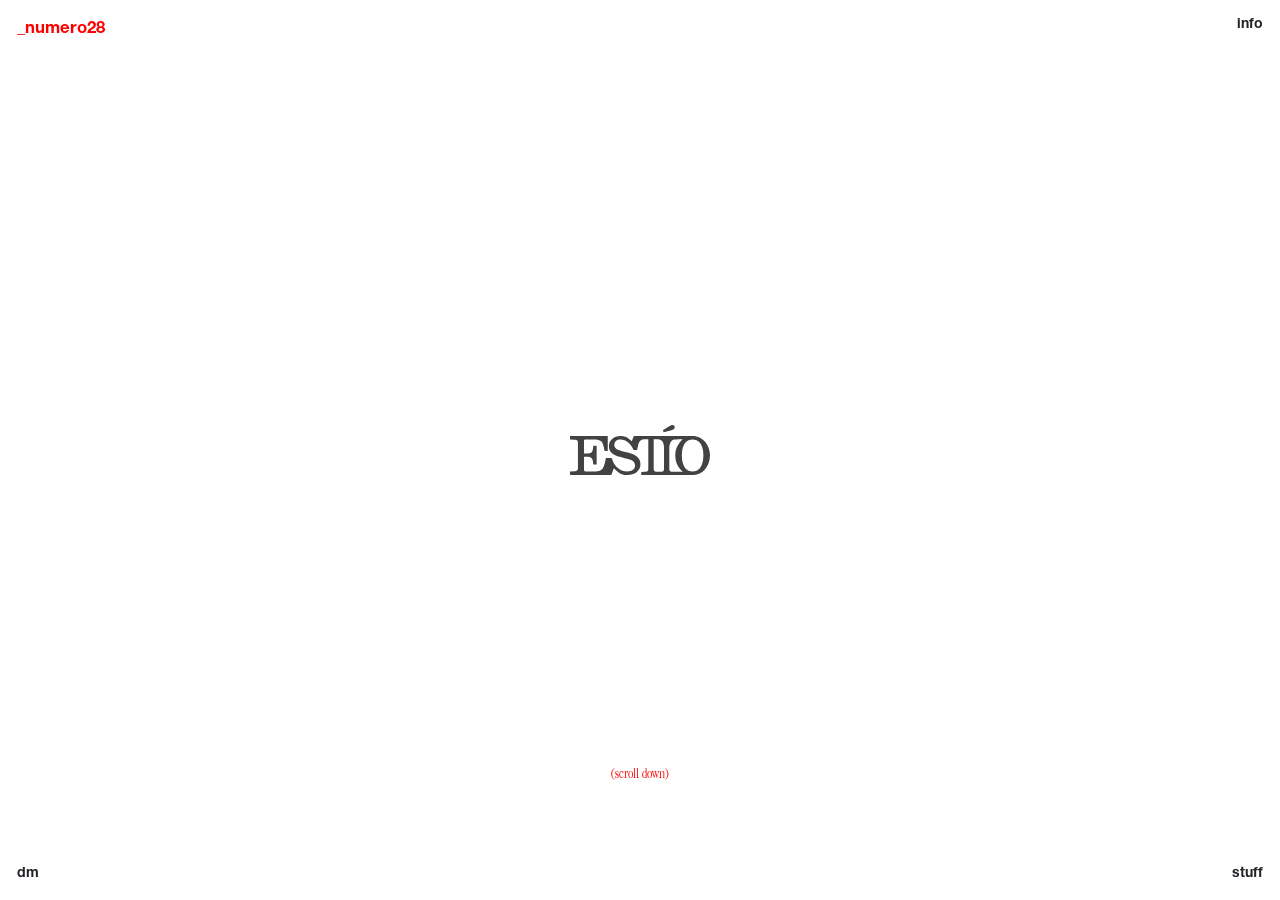
<file: index.html>
<!DOCTYPE html>


    <!-- todo el código hecho por mi y mi poca experiencia, disculpas de antemano a los programadores de verdad -->



<html lang="en">
<head>
    <meta charset="UTF-8">
    <link rel="preconnect" href="https://fonts.googleapis.com">
    <link rel="preconnect" href="https://fonts.gstatic.com" crossorigin>
    <link href="https://cdn.jsdelivr.net/npm/bootstrap@5.3.3/dist/css/bootstrap.min.css" rel="stylesheet" integrity="sha384-QWTKZyjpPEjISv5WaRU9OFeRpok6YctnYmDr5pNlyT2bRjXh0JMhjY6hW+ALEwIH" crossorigin="anonymous">
    <link href="css/styles.css" rel="stylesheet" type="text/css" />
    <meta http-equiv="X-UA-Compatible" content="IE=edge">
    <meta name="viewport" content="width=device-width, initial-scale=1.0 maximum-scale=1, user-scalable=no">


    <title>28</title>
</head>

<body>
    <div id="bt1" class="bt">
        <div id="n28">
            _numero28
        </div>
    </div>
    <div id="bt2" class="bt">
        <h4>
            info
        </h4>
    </div>
    <div  id="bt3" class="bt">
        <h4>
            dm
        </h4>
    </div>
    <div id="bt4" class="bt">
        <h4>
            stuff
        </h4>
    </div>
    <div id="hovImg">
        <img src="media/estio/estio fondo.webp" alt="f*ck">
        <img src="media/artificis/artificis fondo.webp" alt="f*ck">
        <img src="media/desf/desf fondo.png" alt="f*ck">
        <img src="media/loewe/fondo loewe.webp" alt="f*ck">
        <img src="media/naik/naik fondo.webp" alt="f*ck">
        <img src="media/boro/boro fondo.jpg" alt="f*ck">
    </div>

    <div id="HomekeepScroll" class="">(scroll down)</div>

    <div id="gallery">
        <div id="carrusel">
            <div class="project">
                <div class="hovLogo">"Vermut de elaboración  tradicional  <br> con regusto a moderno".</div>
                <div class="logo">
                        <img src="media/estio/estio.svg" alt="esonvre" class="grey" data-project="estio">
                </div>
                <div class="hovLogo der">3D<br>Art Direction<br>Typography</div>
            </div>
            <div class="project">
                <div class="hovLogo">"¿Cuánto importa la naturaleza en <br> un mundo hiperartificial y posmoderno?".</div>
                <div class="logo">
                        <img src="media/artificis/artificis slide logo.svg" alt="artificis" class="darker" data-project="artificis">
                </div>
                <div class="hovLogo der">Photography<br>Art Direction<br>Typography</div>
            </div>
            <div class="project">
                <div class="hovLogo">Una necesidad  <br> que se cumple, <br> un poco tarde.</div>
                <div class="logo">
                        <img src="media/desf/desf.svg" alt="desf" class="darker" data-project="desf">
                    </div>                
                <div class="hovLogo der">Photography<br>Editorial & Concept<br>not really finished yet...</div>
            </div>
            <div class="project">
                <div class="hovLogo">Unas gafas que <br> se merecían ser más.</div>
                <div class="logo">
                        <img src="media/loewe/Loewe_logo.svg" alt="loewe" class="grey" data-project="loewe">
                    </div>                
                    <div class="hovLogo der">3D<br>Art Direction<br>Photography</div>
            </div>
            <div class="project">
                <div class="hovLogo">Las zapas más duras <br>de los últimos 20 años.</div>
                <div class="logo">
                        <img src="media/naik/logo naik.svg" alt="mr4" class="darker" data-project="mr4">
                    </div>                
                    <div class="hovLogo der">3D<br>Art Direction<br>Typography</div>
            </div>
            <div class="project">
                <div class="hovLogo">Una geometría cálida.</div>
                <div class="logo">
                        <img src="media/boro/boro.svg" alt="yoro" class="darker" data-project="boro">
                    </div>                
                <div class="hovLogo der">3D<br>Art Direction<br>Editorial</div>
            </div>
        </div>
    </div>


    <div class="showProject" data-project="estio">
        <div class="slide single icon">
            <img src="media/estio/estio slide logo.svg" alt="">
        </div>
        <div class="slide single">
            <img  src="media/estio/render horizontal.webp" alt="">
        </div>
        <div class="slide">
            <img  src="media/estio/render etiqueta roja.webp" alt="">
            <img  src="media/estio/render rojo ind.webp" alt="">
        </div>
        <div class="slide">
            <img  src="media/estio/render etiqueta blanco.webp" alt="">
            <img  src="media/estio/render blanco ind.webp" alt="">
        </div>
        <div class="slide single">
            <img  src="media/estio/render campaña.webp" alt="">
        </div>
        <div class="slide credit">
            <span class="credit-title">CREDITS</span>
            <wrap class="credit-info">
                <span class="credit-type col1">TITLE</span>
                <span class="credit-type col2">"Vermouth de elaboración tradicional con regusto a moderno." &nbsp;&nbsp;&nbsp;|&nbsp;&nbsp;&nbsp;Traditionally crafted vermouth with a modern twist. </span>
                <span class="credit-type col1"> SERVICES</span>
                <span class="credit-type col2"> Art Direction, Campaing, 3D Rendering, Branding </span>
                <span class="credit-type col1">CLIENT</span>
                <span class="credit-type col2">ESTIO vermouth.</span>
                <span class="credit-type col1">YEAR</span>
                <span class="credit-type col2">2024.</span>
                <span class="credit-type col1">LOCATION</span>
                <span class="credit-type col2">Madrid, ESP.</span>
            
            
            </wrap>
            <span class="credit-title">DESCRIPTION</span>
            <span class="description-info">
                ESTÍO nace de la idea de aportar y mejorar la experiencia del momento de disfrutar del vermut de forma social. Se trata más de la experiencia y la percepción en sí que del propio sabor del vermut, pretendiendo ofrecer el momento de disfrutar de esta bebida como algo moderno, fresco y visualmente enriquecedor. Que de la misma manera que acompaña el propio vaso de vermut, con sus sofisticadas pieles de naranja, sus olivas atravesadas y sus hielos llenos de glamour, la propia lata sirva como un más en esa mesa de aperitivo donde, en una tradición más bien antigua, invite a pensar en los cambios de época y en las nuevas maneras de adaptar estas viejas tradiciones. 
                <br><br>
                El nuevo formato, además de mostrar un nuevo elemento en estos aperitivos, ofrece la posibilidad de tomar el vermut en más sitios y de forma más móvil y compacta proponiendo nuevas maneras de consumir la bebida.
                <br><br> - <br><br>
                ESTÍO was born from the idea of contributing and improving the experience of the moment of enjoying vermouth in a social way. It is more about the experience and the perception itself than the taste of vermouth itself, aiming to offer the moment of enjoying this drink as something modern, fresh and visually enhancing. In the same way that it accompanies the glass of vermouth itself, with its sophisticated orange peels, its crossed olives and its glamorous ice, the can itself serves as an extra at the aperitif table where, in a rather old tradition, it invites us to think about the changing times and the new ways of adapting these old traditions.
                <br><br>
                The new format, besides showing a new element in these aperitifs, offers the possibility of drinking vermouth in more places and in a more mobile and compact way, proposing new ways of consuming the drink.

            </span>
            
        </div>
        <div class="signature">
            <p>everything by <a href="yo.html">28</a></p>
        </div>
    </div>
    <div class="showProject" data-project="artificis">
        <div class="slide single icon">
            <img src="media/artificis/artificis slide logo.svg" alt="">
        </div>
        <div class="slide">
            <img  src="media/artificis/artificis naturals 1 - 5 .webp" alt="">
            <img  src="media/artificis/artificis naturals 2 - 1 .webp" alt="">
        </div>
        <div class="slide single">
            <img  src="media/artificis/detalle mockup.webp" alt="">
        </div>
        <div class="slide">
            <img  src="media/artificis/artificis naturals 4 -4 .webp" alt="">
            <img  src="media/artificis/artificis naturals 5 - 3.webp" alt="">        
        </div>
        <div class="slide single">
            <img  src="media/artificis/artificis naturals 3 - 2 + mock expanded center.webp" alt="">
        </div>
        <div class="slide single">
            <img  src="media/artificis/artificis naturals 3 - 2 .webp" alt="">
        </div>
        <div class="slide single">
            <img  src="media/artificis/5 gráficas.webp" alt="">
        </div>
        <div class="slide credit">
            <span class="credit-title">CREDITS</span>
            <wrap class="credit-info">
                <span class="credit-type col1">TITLE</span>
                <span class="credit-type col2">"Artificis Naturals."</span>
                <span class="credit-type col1"> SERVICES</span>
                <span class="credit-type col2"> Art Direction, Campaing, Photography, Branding </span>
                <span class="credit-type col1">CLIENT</span>
                <span class="credit-type col2">Disseny Hub Barcelona and Museu de Ciènces Naturals de Barcelona.</span>
                <span class="credit-type col1">YEAR</span>
                <span class="credit-type col2">2025.</span>
                <span class="credit-type col1">LOCATION</span>
                <span class="credit-type col2">Barcelona, ESP.</span>
            
            
            </wrap>
            <span class="credit-title">DESCRIPTION</span>
            <span class="description-info">
                Artificis Naturals trata de cuestionar acerca del valor de la naturaleza en un mundo postmoderno y digitalizado mediante imágenes que capturan esta naturaleza aplicando una luz artificial, generando un diálogo, tanto visual como conceptual, sobre nuestra relación con el entorno en la era de la hiperconectividad.
                <br><br>
                La propuesta se basa en la premisa del enfretamiento entre lo natural y lo artificial, así como en su mezcla dentro del diseño.
                <br><br>
                Para la producción de la campaña se realizó  una serie de fotografías nocturnas de diferentes tipos de flores, en la que se utilizó baja exposición y flash, además de un proceso posterior de edición intensa, para crear contrastes fuertes e inusuales, como principal protagonista de las gráficas.
                <br><br> - <br><br>
                Artificis Naturals seeks to question the value of nature in a postmodern and digitalized world through images that capture this nature by applying an artificial light, generating a dialogue, both visual and conceptual, about our relationship with the environment in the era of hyperconnectivity.
                <br><br>
                The proposal is based on the premise of the encounter between the natural and the artificial, as well as their blending within design.
                <br><br>
                For the production of the campaign, a series of night photographs of different types of flowers were taken, in which low exposure and flash were used, in addition to a subsequent process of intense editing, to create strong and unusual contrasts, as the main protagonist of the graphics.
            </span>
            
        </div>
        <div class="signature">
            <p>everything by <a href="yo.html">28</a></p>
        </div>
    </div>
    <div class="showProject" data-project="desf">
        <div class="slide single icon short">
            <img src="media/desf/desf.svg" alt="logo desf">
        </div>
        <div class="slide single">
            <p>El mundo de la noche y la fiesta siempre ha dado lugar a la creación y aparición de emociones y sensaciones. Las
            reuniones de personas, las amistades momentáneas, las situaciones reveladoras, fugacidad, movimiento, música,
            alcohol, tocar fondo, estar en lo más alto. Todo esto junto y deformado en una especie de pinceladas románticas que
            plasman un momento pero no lo observan, nos muestran, con humilde poesía, la realidad de los momentos de la fiesta
            donde nada es claro y todo se siente más. Este proyecto fotográfico busca revelar esa realidad deformada que se vive
            durante las noches, mirar directamente a esos recuerdos borrosos que se quedan en nuestras mentes como pequeñas
            muestras de una realidad que se siente incierta.
            <br><br><br><br><br><br><br>
            The world of the night and the party has always given rise to the creation and appearance of emotions and sensations. The
            gatherings of people, momentary friendships, revealing situations, transience, movement, music,
            alcohol, bottoming out, being on top. All this together and deformed in a kind of romantic brushstrokes that capture a moment but do not observe it.
            capture a moment but do not observe it, they show us, with humble poetry, the reality of the moments of the party where nothing is clear and everything is
            where nothing is clear and everything is felt more. This photographic project seeks to reveal that distorted reality that is lived during the nights, to look directly to those
            during the nights, to look directly at those blurred memories that stay in our minds as small samples of a reality that feels
            samples of a reality that feels uncertain.</p>
        </div>
        <div class="slide single">
            <img src="media/desf/pliego 1.webp" alt="desf 1">
        </div>
        <div class="slide single">
            <img src="media/desf/pliego 2.webp" alt="desf 2">
        </div>
        <div class="slide single">
            <img src="media/desf/pliego 3.webp" alt="desf 3">
        </div>
        <div class="slide single">
            <img src="media/desf/pliego 4.webp" alt="desf 4">
        </div>
        <div class="slide single">
            <img src="media/desf/pliego 5.webp" alt="desf 5">
        </div>
        <div class="slide single">
            <img src="media/desf/pliego 6.webp" alt="desf 6">
        </div>
        <div class="slide single">
            <img src="media/desf/pliego 7.webp" alt="desf 7">
        </div>
        <div class="slide single">
            <img src="media/desf/pliego 8.webp" alt="desf 8">
        </div>
        <div class="slide single">
            <img src="media/desf/pliego 9.webp" alt="desf 9">
        </div>
        <div class="slide single">
            <img src="media/desf/pliego 10.webp" alt="desf 10">
        </div>
        <div class="slide credit">
            <span class="credit-title">CREDITS</span>
            <wrap class="credit-info">
                <span class="credit-type col1">TITLE</span>
                <span class="credit-type col2">Proyecto Desf.</span>
                <span class="credit-type col1"> SERVICES</span>
                <span class="credit-type col2"> Photography, Editorial</span>
                <span class="credit-type col1">CLIENT</span>
                <span class="credit-type col2">Myself.</span>
                <span class="credit-type col1">YEAR</span>
                <span class="credit-type col2">2023.</span>
                <span class="credit-type col1">LOCATION</span>
                <span class="credit-type col2">Madrid, ESP.</span>
            
            
            </wrap>
            <span class="credit-title">DESCRIPTION</span>
            <span class="description-info">
                Es un trabajo fotográfico personal, hecho para mi y para mi yo de hace unos años a modo de deuda con una necesidad que
                surgió en mi hace ya varios años, pero que no me había atrevido a realizar seriamente hasta 2023. <br><br> Ahora ya se
                trata de una historia sin cerrar que no se si encontrará su final algún día...
                <br><br><br> - <br><br><br>
                It is a personal photographic work, made for me and for my self of a few years ago as a debt with a need that arose in me several years ago, but that I had not dared to do seriously until 2023.  <br><br> Now it is an unfinished story that I don't know if it will find its end someday...
            </span>
            
        </div>
        <div class="signature">
            <p>everything by <a href="yo.html">28</a></p>
        </div>

    </div>
    <div class="showProject" data-project="loewe">
        <div class="slide single icon short">
            <img src="media/loewe/Loewe_logo.svg" alt="logo desf">
        </div>
        <div class="slide">
            <img src="media/loewe/diagonal entera.webp" alt="loewe 2">
            <img src="media/loewe/ojo entero.webp" alt="loewe 3">
        </div>
        <div class="slide">
            <img src="media/loewe/detalle esquina.webp" alt="loewe 4">
            <img src="media/loewe/detalle centro.webp" alt="loewe 5">
        </div>
        <div class="slide single">
            <img src="media/loewe/general.webp" alt="loewe 1">
        </div>
        
        <div class="slide credit">
            <span class="credit-title">CREDITS</span>
            <wrap class="credit-info">
                <span class="credit-type col1">TITLE</span>
                <span class="credit-type col2">LOEWE Paula´s Ibiza Sunglasses. 2021.</span>
                <span class="credit-type col1"> SERVICES</span>
                <span class="credit-type col2"> Art Direction, Campaing, 3D Rendering </span>
                <span class="credit-type col1">CLIENT</span>
                <span class="credit-type col2">LOEWE (fake).</span>
                <span class="credit-type col1">YEAR</span>
                <span class="credit-type col2">2024.</span>
                <span class="credit-type col1">LOCATION</span>
                <span class="credit-type col2">Madrid, ESP.</span>
            
            
            </wrap>
            <span class="credit-title">DESCRIPTION</span>
            <span class="description-info">
                LOEWE es históricamente una marca que visualmente, tanto en sus campañas, como en sus prendas, ha tenido un carácter muy relacionado con el arte. Ya sea por los acabados, por el tratamiento de los textiles, por las campañas o por las pasarelas. Incluso en los últimos años, JW Anderson, ha tenido cierto punto surrealista con piezas seleccionadas como el bolso paloma o las prendas pixeladas.<br><br> 
                De esta manera, se me ocurrió que una buena manera de promocionar  algo que puede acabar siendo tremendamente icónico, y que en este caso lo fueron en el verano de 2021. Presentar este artículo con un carácter casi escultórico. Hacer incapié en las formas que definen las gafas, situarlo en un espacio elegante y que las haga elevar a un estado casi sobervio donde solo estén estas y el vacío.
            </span>
            
        </div>
        <div class="signature">
            <p>everything by <a href="yo.html">28</a></p>
        </div>

    </div>
    <div class="showProject" data-project="mr4">
        <div class="slide single icon short">
            <img src="media/naik/logo naik.svg" alt="logo desf">
        </div>
        <div class="slide single">
            <img src="media/naik/detalle top.webp" alt="naik 1">
        </div>
        <div class="slide">
            <img src="media/naik/detalle logo.webp" alt="naik 2">
            <img src="media/naik/detalle suela.webp" alt="naik 3">

        </div>
        <div class="slide single">
            <img src="media/naik/campaña.webp" alt="naik 4">
        </div>
        <div class="slide credit">
            <span class="credit-title">CREDITS</span>
            <wrap class="credit-info">
                <span class="credit-type col1">TITLE</span>
                <span class="credit-type col2">Nike shox mr4.</span>
                <span class="credit-type col1"> SERVICES</span>
                <span class="credit-type col2"> Art Direction, Campaing, 3D Rendering, Branding </span>
                <span class="credit-type col1">CLIENT</span>
                <span class="credit-type col2">Nike, MartineRose (fake).</span>
                <span class="credit-type col1">YEAR</span>
                <span class="credit-type col2">2024.</span>
                <span class="credit-type col1">LOCATION</span>
                <span class="credit-type col2">Madrid, ESP.</span>
            
            
            </wrap>
            <span class="credit-title">DESCRIPTION</span>
            <span class="description-info">
                Se trata de un trabajo fotográfico de contrastes donde poder tratar la complejidad y modernindad tanto del zapato en si,
                como del concepto que representa. El equipo de Martine Rose creó un zapato para luchar contra el sesgo de género en el
                deporte, para alzar a las mujeres en el fútbol, y para elevar un zapato de la "calle" al status de algo más elevado.
                <br><br> De esta manera, decidí crear mi propia reinterpretación de la campaña que se realizó para promocionar este
                zapato. Ya que, aunque considero muy acertado el mensaje y tipo de narrativa que se escogió, creo que termina pecando de
                cierta tosquedad y simpleza visual al escoger una camapaña tan frontal, tratándose de una reinterpretación tan compleja.
                Por esta razón, decidí crear un juego de contrastes entre un pasado, situado en el imaginario de todo el mundo, y
                relacionado con una mentalidad más cerrada, y la representación del avance y el progeso, del presente y el futuro, como
                lo es este zapato.
            </span>
            
        </div>
        <div class="signature">
            <p>everything by <a href="yo.html">28</a></p>
        </div>

    </div>
    <div class="showProject" data-project="boro">
        <div class="slide single icon short">
            <img src="media/boro/boro.svg" alt="Boro">
        </div>
        <div class="slide single">
            <p id="b">"boro", a traditional patchwork style, grew out of necessity rather than aesthetics. Meaning "tattered", the boro style was favored by rural Japanese in the 19th and early 20th centuries. 
            <br><br><br>
            Cotton was not common in Japan until well into the 20th century, so when a kimono or futon sleeping cover became scarce in a given area, the women of the family would patch it with a small piece of patchwork fabric using sashiko stitches.</p>
        </div>
        <div class="slide single right">
            <img  src="media/boro/Yorokobu render 1.webp" alt="">
        </div>
        <div class="slide single">
            <img  src="media/boro/Yorokobu render 2.webp" alt="">
        </div>
        <div class="slide single">
            <img  src="media/boro/Yorokobu Mockup entero.webp" alt="">
        </div>
        <div class="slide credit">
            <span class="credit-title">CREDITS</span>
            <wrap class="credit-info">
                <span class="credit-type col1">TITLE</span>
                <span class="credit-type col2">Boro.</span>
                <span class="credit-type col1"> SERVICES</span>
                <span class="credit-type col2"> Art Direction, Editorial, 3D Rendering </span>
                <span class="credit-type col1">CLIENT</span>
                <span class="credit-type col2">YOROKOBU Magazine.</span>
                <span class="credit-type col1">YEAR</span>
                <span class="credit-type col2">2023.</span>
                <span class="credit-type col1">LOCATION</span>
                <span class="credit-type col2">Madrid, ESP.</span>
            
            
            </wrap>
            <span class="credit-title">DESCRIPTION</span>
            <span class="description-info">
                Taking into account the Japanese character of the magazine and the theme of the name, it was decided that visually the casual style of the textile patches were perfect to convey peace and tranquility. 
                <br><br>While visually conveying that calmness, they invite the consumer to learn about this ancient Japanese tradition that, hopefully, will also inspire with that great story of perseverance and creativity.
            </span>
            
        </div>
        <div class="signature">
            <p>everything by <a href="yo.html">28</a></p>
        </div>

    </div>
    <div id="prevProject" class="">(←)</div>
    <div id="nextProject" class="">(→)</div>
    <div id="keepScroll" class="">(scroll down)</div>


    <script src="https://cdn.jsdelivr.net/npm/bootstrap@5.3.3/dist/js/bootstrap.bundle.min.js" integrity="sha384-YvpcrYf0tY3lHB60NNkmXc5s9fDVZLESaAA55NDzOxhy9GkcIdslK1eN7N6jIeHz" crossorigin="anonymous"></script>
    <script src="https://cdnjs.cloudflare.com/ajax/libs/jquery/3.7.1/jquery.min.js" integrity="sha512-v2CJ7UaYy4JwqLDIrZUI/4hqeoQieOmAZNXBeQyjo21dadnwR+8ZaIJVT8EE2iyI61OV8e6M8PP2/4hpQINQ/g==" crossorigin="anonymous" referrerpolicy="no-referrer"></script>
    <!-- <script src="https://cdnjs.cloudflare.com/ajax/libs/panelsnap/0.17.0/jquery.panelSnap.min.js"></script> -->
    <script src="js/script.js"></script>
</body>
</html>
</file>
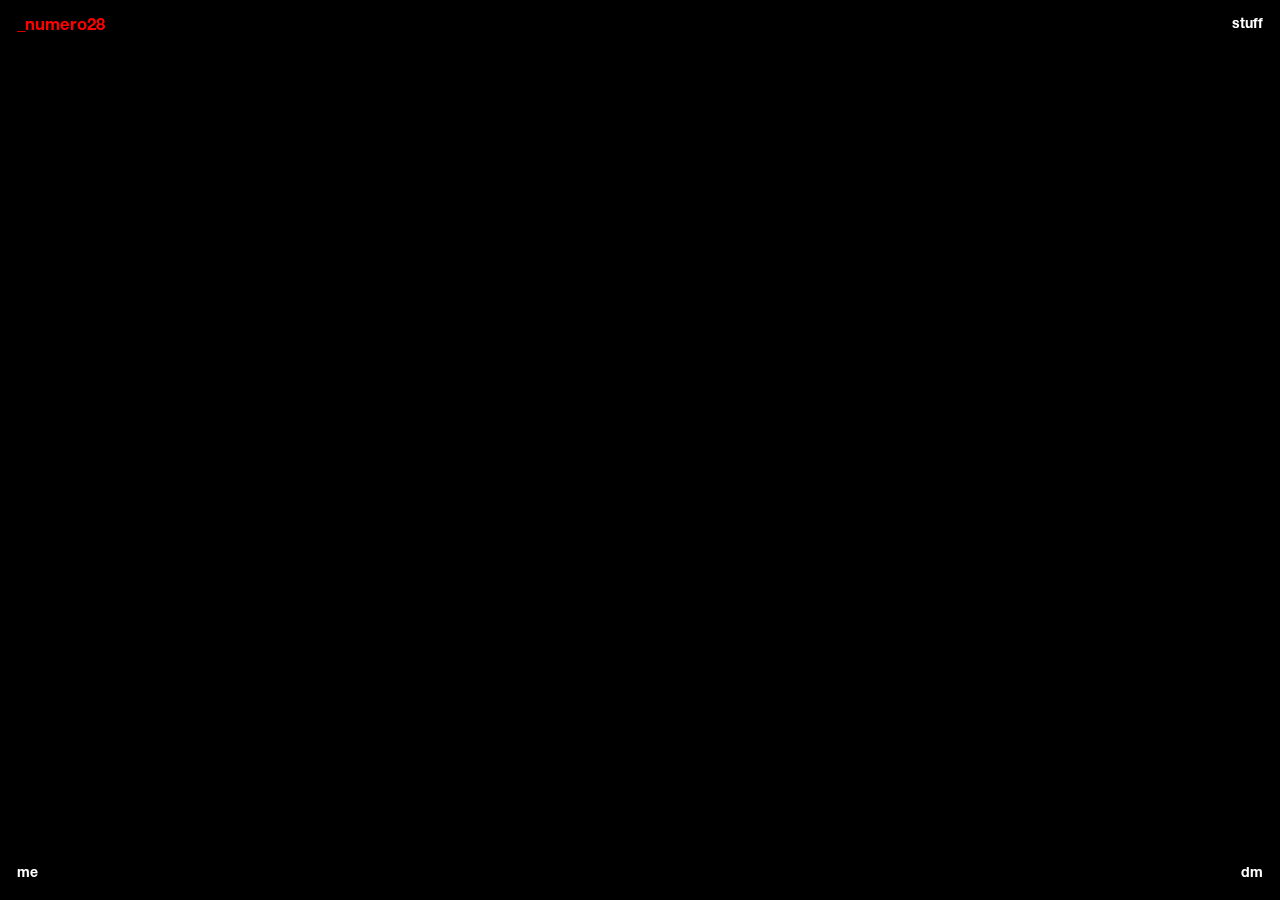
<file: boro.html>
<!DOCTYPE html>
<html lang="en">
<head>
    <meta charset="UTF-8">
    <link rel="preconnect" href="https://fonts.googleapis.com">
    <link rel="preconnect" href="https://fonts.gstatic.com" crossorigin>
    <link href="css/styles.css" rel="stylesheet" type="text/css" />
    <meta http-equiv="X-UA-Compatible" content="IE=edge">
    <meta name="viewport" content="width=device-width, initial-scale=1.0 maximum-scale=1, user-scalable=no">
    


    <title>28</title>
</head>
<body class="works">
    <div id="bt1" class="bt w">
        <div id="n28">
            _numero28
        </div>
    </div>
    <div id="bt2" class="bt w">
        <h4>
            stuff
        </h4>
    </div>
    <div  id="bt3" class="bt w">
        <h4>
            me
        </h4>
    </div>
    <div id="bt4" class="bt w">
        <h4>
            dm
        </h4>
    </div>

    <div class="showProject">
        <div class="slide single icon short">
            <img src="media/boro/boro.svg" alt="Boro">
        </div>
        <div class="slide single">
            <img src="media/boro/boro text.png" alt="text">
        </div>
        <div class="slide single right">
            <img class="full-img" src="media/boro/Yorokobu render 1.webp" alt="">
        </div>
        <div class="slide single">
            <img class="full-img" src="media/boro/Yorokobu render 2.webp" alt="">
        </div>
        <div class="slide single">
            <img class="full-img" src="media/boro/Yorokobu Mockup entero.webp" alt="">
        </div>
        <div class="slide credit">
            <span class="credit-title">CREDITS</span>
            <wrap class="credit-info">
                <span class="credit-type col1">TITLE</span>
                <span class="credit-type col2">Boro.</span>
                <span class="credit-type col1"> SERVICES</span>
                <span class="credit-type col2"> Art Direction, Editorial, 3D Rendering </span>
                <span class="credit-type col1">CLIENT</span>
                <span class="credit-type col2">YOROKOBU Magazine.</span>
                <span class="credit-type col1">YEAR</span>
                <span class="credit-type col2">2023.</span>
                <span class="credit-type col1">LOCATION</span>
                <span class="credit-type col2">Madrid, ESP.</span>
            
            
            </wrap>
            <span class="credit-title">DESCRIPTION</span>
            <span class="description-info">
                Taking into account the Japanese character of the magazine and the theme of the name, it was decided that visually the casual style of the textile patches were perfect to convey peace and tranquility. 
                <br><br>While visually conveying that calmness, they invite the consumer to learn about this ancient Japanese tradition that, hopefully, will also inspire with that great story of perseverance and creativity.
            </span>
            
        </div>
        <div class="signature">
            <p>everything by <a href="yo.html">28</a></p>
        </div>

    </div>


    
    

    <script src="https://cdnjs.cloudflare.com/ajax/libs/jquery/3.7.1/jquery.min.js" integrity="sha512-v2CJ7UaYy4JwqLDIrZUI/4hqeoQieOmAZNXBeQyjo21dadnwR+8ZaIJVT8EE2iyI61OV8e6M8PP2/4hpQINQ/g==" crossorigin="anonymous" referrerpolicy="no-referrer"></script>
    <script src="js/script.js"></script>
</body>
</file>
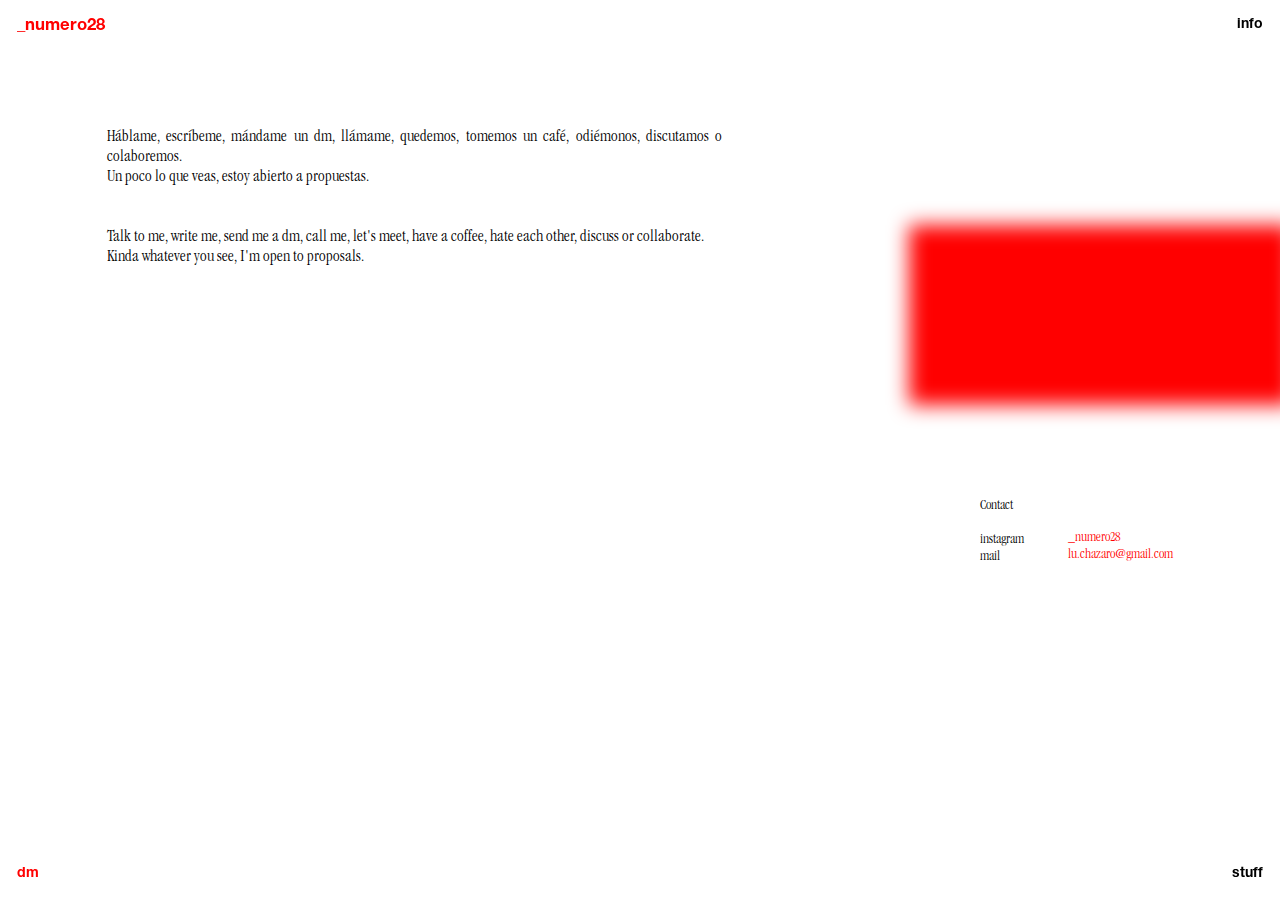
<file: dm.html>
<!DOCTYPE html>
<html lang="en">
<head>
    <meta charset="UTF-8">
    <link rel="preconnect" href="https://fonts.googleapis.com">
    <link rel="preconnect" href="https://fonts.gstatic.com" crossorigin>
    <link href="css/styles.css" rel="stylesheet" type="text/css" />
    <meta http-equiv="X-UA-Compatible" content="IE=edge">
    <meta name="viewport" content="width=device-width, initial-scale=1.0 maximum-scale=1, user-scalable=no">
    


    <title>28</title>
</head>
<body class="grid-things">
    <div id="bt1" class="bt">
        <div id="n28">
            _numero28
        </div>
    </div>
    <div id="bt2" class="bt">
        <h4>
            info
        </h4>
    </div>
    <div  id="bt3" class="bt r">
        <h4>
            dm
        </h4>
    </div>
    <div id="bt4" class="bt">
        <h4>
            stuff
        </h4>
    </div>

    <div class="info d1">
        Háblame, escríbeme, mándame un dm, llámame, quedemos, tomemos un café, odiémonos, discutamos o colaboremos. <br>Un poco lo
        que veas, estoy abierto a propuestas.
        <br><br><br>
        Talk to me, write me, send me a dm, call me, let's meet, have a coffee, hate each other, discuss or collaborate. <br> Kinda whatever you see, I'm open to proposals.
    </div>

    <div class="info d2">
    </div>

    <div class="info d3">
            Contact <br><br>
            instagram <br>
            mail <br>
    </div>
    
    <div class="info d4">
        <div>
            <a href="https://www.instagram.com/_numero28/" target="_blank">_numero28</a><br>
            lu.chazaro@gmail.com  <br>
        </div>
    </div>

    

    <script src="https://cdnjs.cloudflare.com/ajax/libs/jquery/3.7.1/jquery.min.js" integrity="sha512-v2CJ7UaYy4JwqLDIrZUI/4hqeoQieOmAZNXBeQyjo21dadnwR+8ZaIJVT8EE2iyI61OV8e6M8PP2/4hpQINQ/g==" crossorigin="anonymous" referrerpolicy="no-referrer"></script>
    <script src="js/script.js"></script>
</body>
</file>
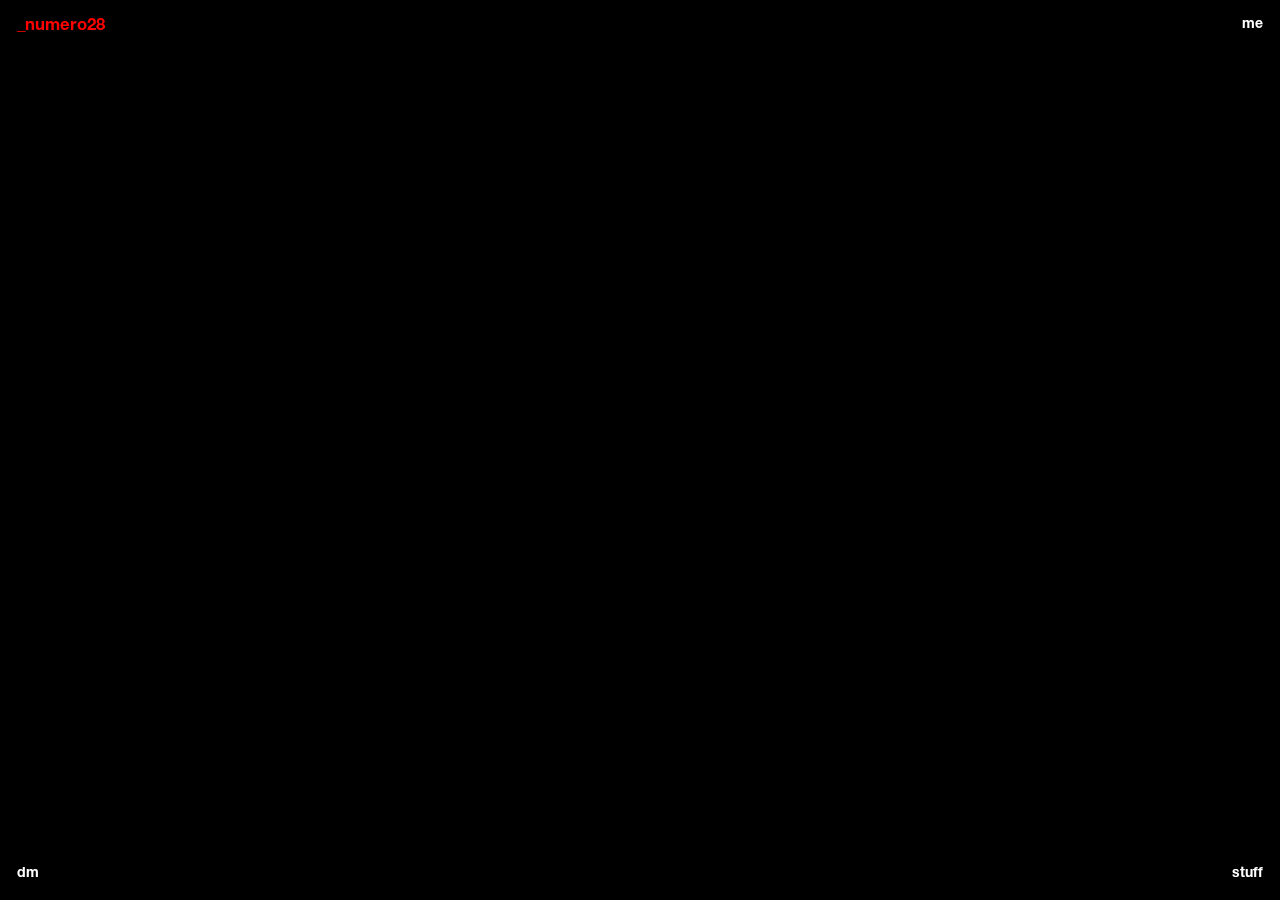
<file: estio.html>
<!DOCTYPE html>
<html lang="en">
<head>
    <meta charset="UTF-8">
    <link rel="preconnect" href="https://fonts.googleapis.com">
    <link rel="preconnect" href="https://fonts.gstatic.com" crossorigin>
    <link href="css/styles.css" rel="stylesheet" type="text/css" />
    <meta http-equiv="X-UA-Compatible" content="IE=edge">
    <meta name="viewport" content="width=device-width, initial-scale=1.0 maximum-scale=1, user-scalable=no">
    


    <title>28</title>
</head>
<body class="works">
    <div id="bt1" class="bt w">
        <div id="n28">
            _numero28
        </div>
    </div>
    <div id="bt2" class="bt w">
        <h4>
            me
        </h4>
    </div>
    <div  id="bt3" class="bt w">
        <h4>
            dm
        </h4>
    </div>
    <div id="bt4" class="bt w">
        <h4>
            stuff
        </h4>
    </div>

    <div class="showProject">
        <div class="slide single icon">
            <img src="media/estio/estio slide logo.svg" alt="">
        </div>
        <div class="slide single">
            <img class="full-img" src="media/estio/render horizontal.webp" alt="">
        </div>
        <div class="slide">
            <img class="full-img" src="media/estio/render etiqueta roja.webp" alt="">
            <img class="full-img" src="media/estio/render rojo ind.webp" alt="">
        </div>
        <div class="slide">
            <img class="full-img" src="media/estio/render etiqueta blanco.webp" alt="">
            <img class="full-img" src="media/estio/render blanco ind.webp" alt="">
        </div>
        <div class="slide">
            <img class="full-img" src="media/estio/render blanco.webp" alt="">
            <img class="full-img" src="media/estio/render rojo.webp" alt="">
        </div>
        <div class="slide single">
            <img class="full-img" src="media/estio/render campaña.webp" alt="">
        </div>
        <div class="slide credit">
            <span class="credit-title">CREDITS</span>
            <wrap class="credit-info">
                <span class="credit-type col1">TITLE</span>
                <span class="credit-type col2">Vermouth de elaboración tradicional con regusto a moderno.</span>
                <span class="credit-type col1"> SERVICES</span>
                <span class="credit-type col2"> Art Direction, Campaing, 3D Rendering, Branding </span>
                <span class="credit-type col1">CLIENT</span>
                <span class="credit-type col2">ESTIO vermouth.</span>
                <span class="credit-type col1">YEAR</span>
                <span class="credit-type col2">2024.</span>
                <span class="credit-type col1">LOCATION</span>
                <span class="credit-type col2">Madrid, ESP.</span>
            
            
            </wrap>
            <span class="credit-title">DESCRIPTION</span>
            <span class="description-info">
                ESTÍO nace de la idea de aportar y mejorar la experiencia del momento de disfrutar del vermut de forma social. Se trata más de la experiencia y la percepción en sí que del propio sabor del vermut, pretendiendo ofrecer el momento de disfrutar de esta bebida como algo moderno, fresco y visualmente enriquecedor. Que de la misma manera que acompaña el propio vaso de vermut, con sus sofisticadas pieles de naranja, sus olivas atravesadas y sus hielos llenos de glamour, la propia lata sirva como un más en esa mesa de aperitivo donde, en una tradición más bien antigua, invite a pensar en los cambios de época y en las nuevas maneras de adaptar estas viejas tradiciones. 
                <br><br>
                El nuevo formato, además de mostrar un nuevo elemento en estos aperitivos, ofrece la posibilidad de tomar el vermut en más sitios y de forma más móvil y compacta proponiendo nuevas maneras de consumir la bebida.
            </span>
            
        </div>
        <div class="signature">
            <p>everything by <a href="yo.html">28</a></p>
        </div>
    </div>

    

    <script src="https://cdnjs.cloudflare.com/ajax/libs/jquery/3.7.1/jquery.min.js" integrity="sha512-v2CJ7UaYy4JwqLDIrZUI/4hqeoQieOmAZNXBeQyjo21dadnwR+8ZaIJVT8EE2iyI61OV8e6M8PP2/4hpQINQ/g==" crossorigin="anonymous" referrerpolicy="no-referrer"></script>
    <script src="js/script.js"></script>
</body>



<!-- 
Para incorporar esta funcionalidad de visualización de imágenes en pantalla completa en tu sitio web, puedes seguir los pasos detallados a continuación. En el ejemplo, usaremos JavaScript (JQuery) y HTML.
HTML:
Vamos a suponer que este es el HTML de tu imagen:
html
Copy
<img id="miImagen" src="ruta/de/tu/imagen.jpg" alt="descripcion de la imagen" style="cursor:pointer"/>
Con el style="cursor:pointer", hacemos que el puntero del mouse cambie a una mano cuando pase sobre la imagen, indicando que es clickeable.
JavaScript:
Necesitarás tener incluida la librería JQuery en tu archivo HTML, lo puedes hacer añadiendo la siguiente línea al final, justo antes de la etiqueta </body>:
html
Copy
<script src="https://ajax.googleapis.com/ajax/libs/jquery/3.5.1/jquery.min.js"></script>
Añade este JavaScript (JQuery) a tu archivo:
html
Copy
<script>
$(document).ready(function(){
    $("#miImagen").click(function(){
        var imagenSrc = $(this).attr("src");
        $("body").append("<div id='imagenGrandeDiv' style='position:fixed;top:0;left:0;height:100%;width:100%;background:rgba(0,0,0,0.8);display:flex;justify-content:center;align-items:center;cursor:pointer'><img src='"+imagenSrc+"' style='max-height:80%;max-width:80%;'/></div>");
        $("#imagenGrandeDiv").click(function(){
            $(this).remove();
        });
    });
});
</script>
Así, cuando hagas clic en la imagen, se creará un nuevo div que cubrirá toda la pantalla y mostrará tu imagen en el centro. Si haces clic nuevamente en cualquier parte de la pantalla, se cerrará la vista en pantalla completa de la imagen.
Por favor haz una copia de seguridad de tu código antes de realizar cualquier cambio y pruébalo antes de hacerlo en vivo. ¡Espero que eso te ayude! -->
</file>
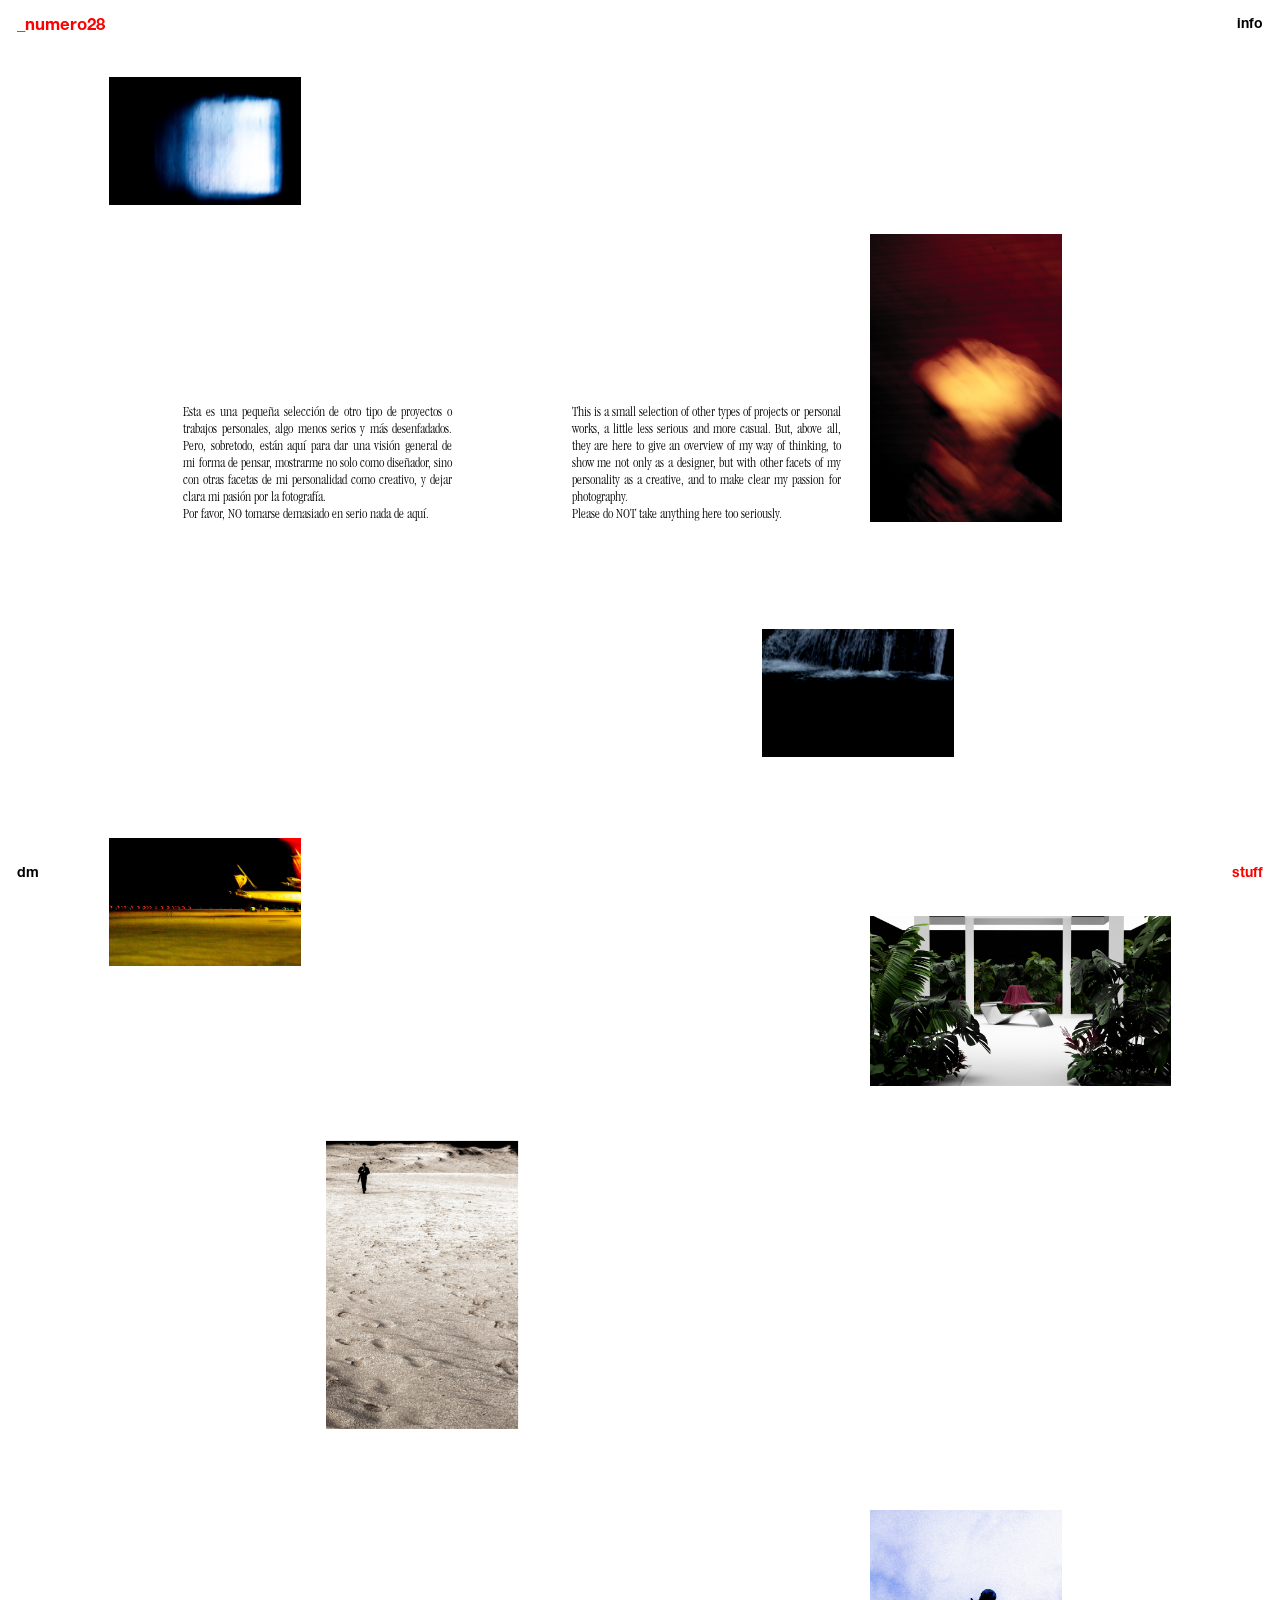
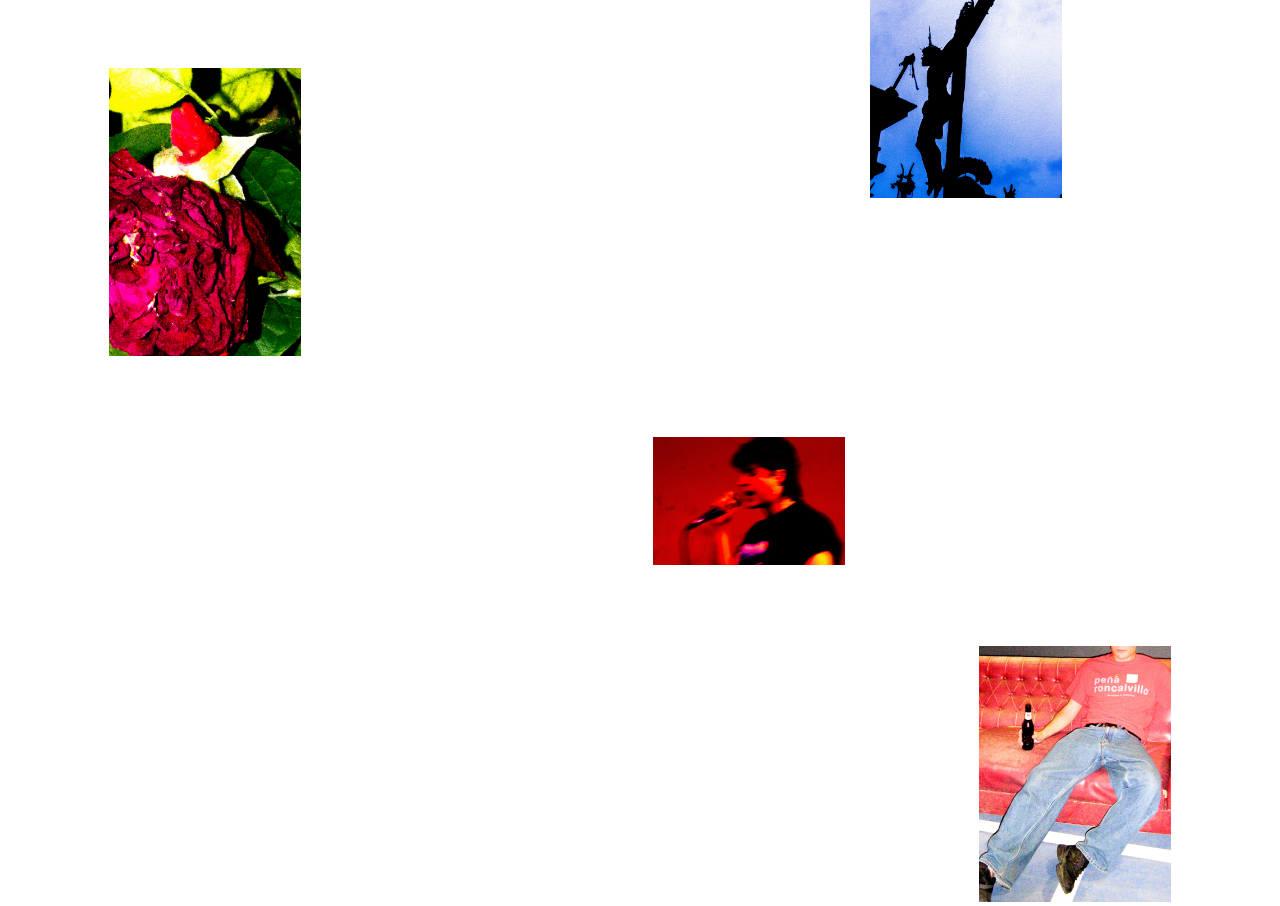
<file: stuff.html>
<!DOCTYPE html>
<html lang="en">
<head>
    <meta charset="UTF-8">
    <link rel="preconnect" href="https://fonts.googleapis.com">
    <link rel="preconnect" href="https://fonts.gstatic.com" crossorigin>
    <link href="css/styles.css" rel="stylesheet" type="text/css" />
    <meta http-equiv="X-UA-Compatible" content="IE=edge">
    <meta name="viewport" content="width=device-width, initial-scale=1.0 maximum-scale=1, user-scalable=no">
    


    <title>28</title>
</head>
<body class="grid-things">
    <div id="bt1" class="bt">
        <div id="n28">
            _numero28
        </div>
    </div>
    <div id="bt2" class="bt">
        <h4>
            info
        </h4>
    </div>
    <div  id="bt3" class="bt">
        <h4>
            dm
        </h4>
    </div>
    <div id="bt4" class="bt r">
        <h4>
            stuff
        </h4>
    </div>
    <div class="my-things">
        <div class="text-thing">
            Esta es una pequeña selección de otro tipo de proyectos o trabajos personales, algo menos serios y más desenfadados.
            Pero, sobretodo, están aquí para dar una visión general de mi forma de pensar, mostrarme no solo como diseñador, sino
            con otras facetas de mi personalidad como creativo, y dejar clara mi pasión por la fotografía. <br> Por favor, NO
            tomarse demasiado en serio nada de aquí.
         </div>
        <div class="text-thing">
            This is a small selection of other types of projects or personal works, a little less serious and more casual. But,
            above all, they are here to give an overview of my way of thinking, to show me not only as a designer, but with other
            facets of my personality as a creative, and to make clear my passion for photography. <br> Please do NOT take anything here
            too seriously.
        </div>
    </div>



    <div class="stuff s1">
        <img class="full-img" loading="eager" src="media/stuff/blu-vaibs/IMG_8784.webp" data-related="media/stuff/blu-vaibs/IMG_8784.webp, media/stuff/blu-vaibs/IMG_8959.webp, media/stuff/blu-vaibs/IMG_8960.webp, media/stuff/blu-vaibs/IMG_8961.webp, media/stuff/blu-vaibs/IMG_8964.webp, media/stuff/blu-vaibs/IMG_8965.webp, media/stuff/blu-vaibs/IMG_8968.webp, media/stuff/blu-vaibs/IMG_8969.webp, media/stuff/blu-vaibs/IMG_8971.webp, media/stuff/blu-vaibs/IMG_8972.webp, media/stuff/blu-vaibs/IMG_9272.webp, media/stuff/blu-vaibs/IMG_9273.webp" alt="">
    </div>
    <div class="stuff s2">
        <img class="full-img" loading="eager" src="media/stuff/meridiano/IMG_9416.jpg" data-related="media/stuff/meridiano/IMG_9416.jpg, media/stuff/meridiano/IMG_9417.jpg, media/stuff/meridiano/IMG_9418.jpg, media/stuff/meridiano/IMG_9419.jpg, media/stuff/meridiano/IMG_9420.jpg, media/stuff/meridiano/IMG_9421.jpg, media/stuff/meridiano/IMG_9422.jpg, media/stuff/meridiano/IMG_9426.jpg, media/stuff/meridiano/IMG_9428.jpg" alt="">
    </div>
    <div class="stuff s4">
        <img class="full-img" loading="eager" src="media/stuff/waterfol/IMG_9023.jpg" data-related="media/stuff/waterfol/IMG_9023.jpg, media/stuff/waterfol/IMG_9024.jpg, media/stuff/waterfol/IMG_9017.jpg, media/stuff/waterfol/IMG_9019.jpg, media/stuff/waterfol/IMG_9020.jpg, media/stuff/waterfol/IMG_9021.jpg, media/stuff/waterfol/IMG_9022.jpg" alt="">
    </div>
    <div class="stuff s5">
        <img class="full-img" loading="eager" src="media/stuff/locolor aeropuerto/IMG_8904.jpg" data-related="media/stuff/locolor aeropuerto/IMG_8904.jpg, media/stuff/locolor aeropuerto/IMG_8905.jpg, media/stuff/locolor aeropuerto/IMG_8906.jpg, media/stuff/locolor aeropuerto/IMG_8913.jpg, media/stuff/locolor aeropuerto/IMG_8914.jpg" alt="">
    </div>
    <div class="stuff s7">
        <img class="full-img" loading="eager" src="media/stuff/dune/IMG_9064.jpg" data-related="media/stuff/dune/IMG_9064.jpg, media/stuff/dune/IMG_9065.jpg, media/stuff/dune/IMG_9066.jpg" alt="">
    </div>
    <div class="stuff s8">
        <img class="full-img" loading="eager" src="media/stuff/martirio azul/IMG_9047.jpg" data-related="media/stuff/martirio azul/IMG_9047.jpg, media/stuff/martirio azul/IMG_9048.jpg, media/stuff/martirio azul/IMG_9051.jpg" alt="">
    </div>
    <div class="stuff s9">
        <img class="full-img" loading="eager" src="media/stuff/jardín del flash/IMG_9693.jpg" data-related="media/stuff/jardín del flash/IMG_9693.jpg, media/stuff/jardín del flash/IMG_9692.jpg, media/stuff/jardín del flash/IMG_8952.jpg, media/stuff/jardín del flash/IMG_9009.jpg, media/stuff/jardín del flash/IMG_9010.jpg, media/stuff/jardín del flash/IMG_9690.jpg, media/stuff/jardín del flash/IMG_9689.jpg, media/stuff/jardín del flash/IMG_9014.jpg, media/stuff/jardín del flash/IMG_9013.jpg" alt="">
    </div>
    <div class="stuff s10">
        <img class="full-img" loading="eager" src="media/stuff/amor batido/IMG_9502.webp" data-related="media/stuff/amor batido/IMG_9502.webp, media/stuff/amor batido/IMG_9515.webp, media/stuff/amor batido/IMG_9504.webp, media/stuff/amor batido/IMG_9509.webp, media/stuff/amor batido/IMG_9494.webp, media/stuff/amor batido/IMG_9500.webp, media/stuff/amor batido/IMG_9510.webp" alt="">
    </div>
    <div class="stuff s11">
        <img class="full-img" loading="eager" src="media/stuff/roncalvillo/IMG_4711.jpg" data-related="media/stuff/roncalvillo/IMG_4711.jpg, media/stuff/roncalvillo/IMG_4667.jpg, media/stuff/roncalvillo/IMGP0063.jpg, media/stuff/roncalvillo/IMGP0064.jpg, media/stuff/roncalvillo/IMGP0070.jpg, media/stuff/roncalvillo/front 1.webp, media/stuff/roncalvillo/back 1.webp, media/stuff/roncalvillo/pegata.webp">
    </div>
    <div class="stuff s12">
        <img class="full-img" loading="eager" src="media/stuff/macMini/render general.webp" data-related="media/stuff/macMini/render general.webp, media\stuff\macMini\render general fin travelling.webp, media\stuff\macMini\particulas frame.webp, media/stuff/macMini/chazaro_luis_animación Apple_1.mp4">
    </div>
    

    <script src="https://cdnjs.cloudflare.com/ajax/libs/jquery/3.7.1/jquery.min.js" integrity="sha512-v2CJ7UaYy4JwqLDIrZUI/4hqeoQieOmAZNXBeQyjo21dadnwR+8ZaIJVT8EE2iyI61OV8e6M8PP2/4hpQINQ/g==" crossorigin="anonymous" referrerpolicy="no-referrer"></script>
    <script src="js/script.js"></script>
</body>






<!-- Para alojar tus propios archivos en jsDelivr, tienes que utilizar GitHub porque jsDelivr no proporciona un alojamiento
en sí mismo. Los pasos son los siguientes:

1. **Crea un nuevo repositorio en GitHub o usa uno existente**: En GitHub, puedes crear un nuevo repositorio para alojar
tus archivos. Recuerda, que el repositorio tiene que ser público, ya que jsDelivr no puede acceder a repositorios
privados.

2. **Sube tus archivos al repositorio en GitHub**: Usa la interfaz de GitHub para subir los archivos que deseas servir a
través de jsDelivr. Podrías subir tus archivos de imágenes, archivos CSS, archivos JavaScript, etc.

3. **Obtener la URL de jsDelivr**: Para obtener la URL de jsDelivr de tus archivos, puedes usar el siguiente formato:

```html
https://cdn.jsdelivr.net/gh/user/repo@version/file
```

`user` es tu nombre de usuario en GitHub, `repo` es el nombre de tu repositorio, `version` es la versión del archivo o
puedes usar `master` para la versión más reciente y `file` es la ruta al archivo en tu repositorio.

4. **Usa la URL de jsDelivr en tu sitio web**: Ahora puedes enlazar los archivos en tu sitio web utilizando la URL de
jsDelivr que obtuviste en el paso 3. Por ejemplo, si tienes un archivo de imagen llamado `image.jpg` en el repositorio
`my-repo` y tu nombre de usuario es `myname`, podrías usarlo de esta manera:

```html
<img src="https://cdn.jsdelivr.net/gh/myname/my-repo/image.jpg" alt="Mi Imagen">
```

Recuerda, cada vez que actualices un archivo en GitHub, también deberías actualizar la URL en tu sitio web para reflejar
la nueva versión. Puedes evitar esto utilizando la rama `master` en lugar de una versión específica, pero se considera
una buena práctica especificar la versión para evitar que cambios inesperados rompan tu sitio web.

Por favor asegúrate de revisar la [documentación oficial de jsDelivr](https://www.jsdelivr.com/features) para obtener
información más detallada sobre cómo usar jsDelivr con GitHub. -->
</file>
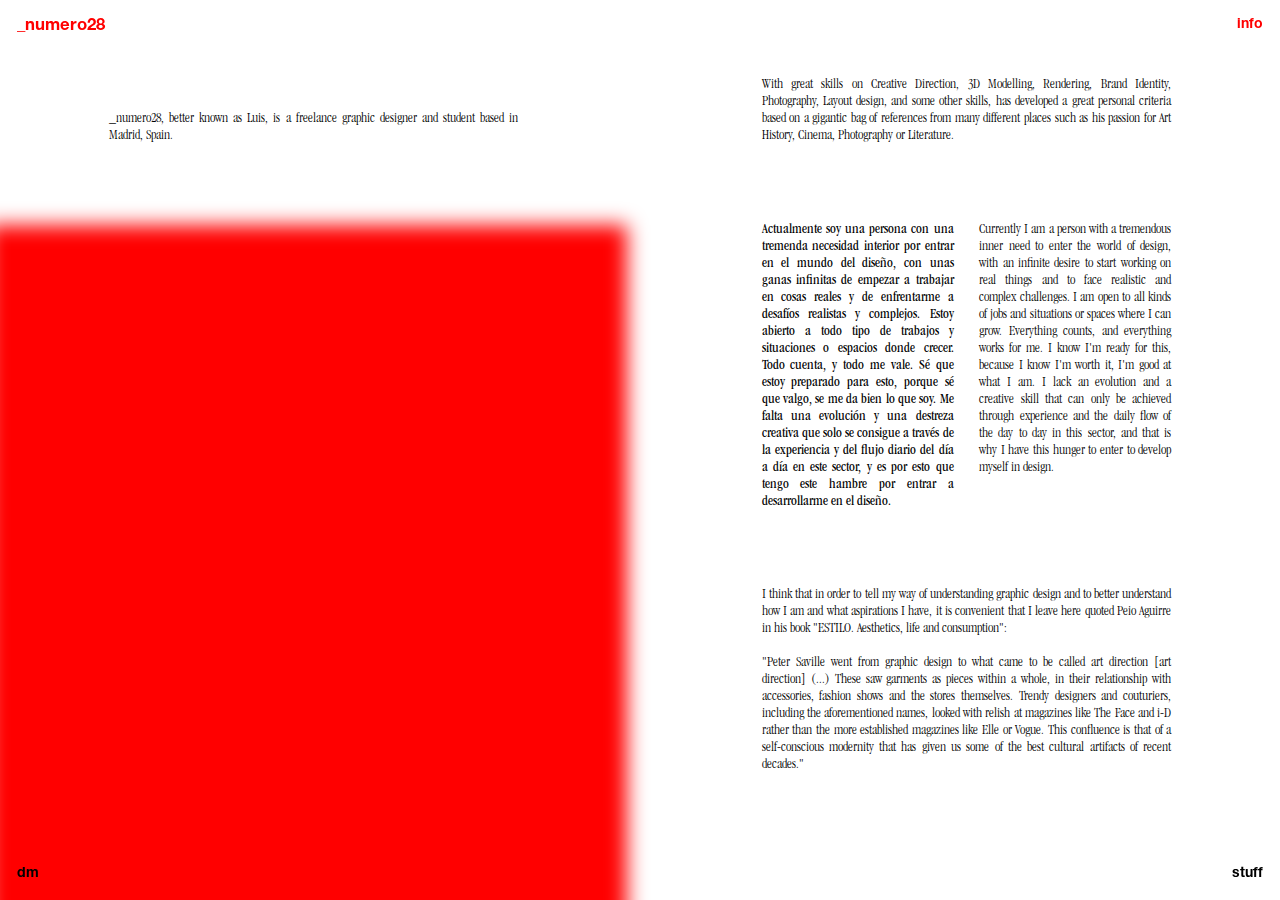
<file: yo.html>
<!DOCTYPE html>
<html lang="en">
<head>
    <meta charset="UTF-8">
    <link rel="preconnect" href="https://fonts.googleapis.com">
    <link rel="preconnect" href="https://fonts.gstatic.com" crossorigin>
    <link href="css/styles.css" rel="stylesheet" type="text/css" />
    <meta http-equiv="X-UA-Compatible" content="IE=edge">
    <meta name="viewport" content="width=device-width, initial-scale=1.0 maximum-scale=1, user-scalable=no">
    


    <title>28</title>
</head>
<body class="grid-things">
    <div id="bt1" class="bt">
        <div id="n28">
            _numero28
        </div>
    </div>
    <div id="bt2" class="bt r">
        <h4>
            info
        </h4>
    </div>
    <div  id="bt3" class="bt">
        <h4>
            dm
        </h4>
    </div>
    <div id="bt4" class="bt">
        <h4>
            stuff
        </h4>
    </div>

    <div class="info i1">
        _numero28, better known as Luis, is a freelance graphic designer and student based in Madrid, Spain.           
    </div>

    <div class="info i2">
        With great skills on Creative Direction, 3D Modelling, Rendering, Brand Identity, Photography, Layout design,
        and some other skills, has developed a great personal criteria based on a gigantic bag of references from many
        different places such as his passion for Art History, Cinema, Photography or Literature.
    </div>

    <div class="info i3a">
        Actualmente soy una persona con una tremenda necesidad interior por entrar en el mundo del diseño, con unas ganas
        infinitas de empezar a trabajar en cosas reales y de enfrentarme a desafíos realistas y complejos. Estoy abierto a todo
        tipo de trabajos y situaciones o espacios donde crecer. Todo cuenta, y todo me vale. Sé que estoy preparado para esto,
        porque sé que valgo, se me da bien lo que soy. Me falta una evolución y una destreza creativa que solo se consigue a
        través de la experiencia y del flujo diario del día a día en este sector, y es por esto que tengo este hambre por entrar
        a desarrollarme en el diseño.
    </div>

    <div class="info i3b">
        Currently I am a person with a tremendous inner need to enter the world of design, with an infinite desire to start
        working on real things and to face realistic and complex challenges. I am open to all kinds of jobs and situations or
        spaces where I can grow. Everything counts, and everything works for me. I know I'm ready for this, because I know I'm
        worth it, I'm good at what I am. I lack an evolution and a creative skill that can only be achieved through experience
        and the daily flow of the day to day in this sector, and that is why I have this hunger to enter to develop myself in
        design.
    </div>

    <div class="info i4">
        I think that in order to tell my way of understanding graphic design and to better understand how I am and what
        aspirations I have, it is convenient that I leave here quoted Peio Aguirre in his book "ESTILO. Aesthetics, life and
        consumption":
        <br><br>
        "Peter Saville went from graphic design to what came to be called art direction [art direction] (...) These saw garments
        as pieces within a whole, in their relationship with accessories, fashion shows and the stores themselves. Trendy
        designers and couturiers, including the aforementioned names, looked with relish at magazines like The Face and i-D
        rather than the more established magazines like Elle or Vogue. This confluence is that of a self-conscious modernity
        that has given us some of the best cultural artifacts of recent decades."
    </div>

    <div class="info i5">
    </div>

    <!-- <div class="info i6">
        <img src="media/IMG_4115.JPG" alt="">

    </div> -->

    

    <script src="https://cdnjs.cloudflare.com/ajax/libs/jquery/3.7.1/jquery.min.js" integrity="sha512-v2CJ7UaYy4JwqLDIrZUI/4hqeoQieOmAZNXBeQyjo21dadnwR+8ZaIJVT8EE2iyI61OV8e6M8PP2/4hpQINQ/g==" crossorigin="anonymous" referrerpolicy="no-referrer"></script>
    <script src="js/script.js"></script>
</body>
</file>
<file: css/styles.css>
:root {
    --helve: "helve";
    --helveObl:"helveObl";
    --times: "times";
    --gara: "gara";
    --garaAlt: "garaAlt";
    --b: #000000;
    --w: #fff;
    --r: #ff0000;
}

@font-face {
    src: url(fonts/HelveticaNeueLTStd-Bd.otf);
    font-family: "helve";
}

@font-face {
    src: url(fonts/HelveticaLTStd-LightObl.otf);
    font-family: "helveObl";
}

@font-face {
    font-family: "gara";
    src: url(fonts/ITCGaramondStd-LtCond.otf);
}

@font-face {
    font-family: "garaAlt";
    src: url(fonts/ITCGaramondStd-BkCond.otf);
}

* {
    margin: 0;
    padding: 0;
    font-size: 14px;
    box-sizing: border-box;
    text-decoration: none;    
}

html, body {
    overflow-y: auto;
    scrollbar-width: none; 
    -ms-overflow-style: none;
}

h4 {
    font-size: 1em;
    margin: 0 0 0 0;
    font-weight: normal;
}

a {
    color: var(--r);
}

::-webkit-scrollbar-thumb:hover {
    background-color: #d1d1d1b7; 
    border-radius: 15px;
}

::-webkit-scrollbar {
    display: none;
}


.bt {
    width: auto;
    height: auto;
    position: fixed;
    z-index: 9;
    padding: 1.2em;
    display: flex;
    align-items: center;
    cursor: pointer;
    transition: 0.3s;
}

.bt>h4 {
    font-family: var(--helve);
}

.bt:hover {
    color: var(--r);
}

.big-hover {
    font-size: 1.5em;
    
}

.w {
    color: var(--w);
}

.r {
    color: var(--r);
}

#bt1 {
    top: 0;
    left: 0;
}

#bt2 {
    top: 0;
    right: 0;
}

#bt3 {
    bottom: 0;
    left: 0;
}

#bt4 {
    bottom: 0;
    right: 0;
}


#n28 {
    font-size: 1.2em;
    cursor: pointer;
    font-family: var(--helve);
}

#hovImg {
    opacity: 0;
    height: 100%;
    width: 100%;
    position: absolute;
    z-index: 0;
    left: 0;
    top: 0;
    overflow: hidden;
}

#hovImg img {
    opacity: 0;
    position: absolute;
    top: 0; 
    left: 0; 
    width: 100%; 
    height: 100%;
    object-fit: cover;
    object-position: center;
}

#gallery {
    width: 100vw;
    height: 100vh;
    min-height: 100vh;
    position: relative;
    display: flex;
    flex-direction: column;
    overflow-y: auto;
}

#carrusel {
    width: 100%;
    height: 100vh;
    min-height: 100vh;
    display: flex;
    flex-direction: column;
    align-items: center;
}

.project {
    width: 100%;
    height: 100%;
    display: flex;
    flex-direction: row;
    align-items: center;
    padding: 0 2em 0 2em;
    flex-shrink: 0;
}

.logo {
    height: 100%;
    width: 40%;
    display: flex;
    align-items: center;
    justify-content: center;
}

.logo img {
    width: 11vw;
    height: auto;
    cursor: crosshair;
    transition: 0.3s;
}

.grey {
    filter: grayscale(100%);   
}

.darker {
    filter: brightness(30%); 
}

.opaci {
    filter: opacity(70%);
}

.logo img:hover {
    filter: none;
}

.hovLogo {
    width: 30%;
    height: 100%;
    font-family: var(--helveObl);
    color: var(--w);
    display: flex;
    align-items: center;
    font-size: 0.9em;
}

.der {
    justify-content: flex-end;
    text-align: right;
}

.works {
    background-color: #000000;
    display: flex;
    justify-content: center;
    overflow: hidden;
}

.showProject {
    height: 100%;
    width: 100vw;
    padding: 0 5vw 1vw 5vw;
    display: none;
    flex-direction: column;
    justify-content: center;
    align-items: center;
    align-self: center;
}

.slide:not(:first-child) {
    margin:3vw 0;

}

.slide {
    object-fit: contain;
    width: 100%;
    height: 90vh;
    min-height: 90vh;
    flex-grow: 1;
    display: flex;
    justify-content: space-between;
}


.slide img {
    width: inherit; 
    height: 100%;
    object-fit: contain;
    object-position: center;
}

.slide p {
    font-size: 1.1em;
    font-family: var(--helve);
    color: var(--w);
    width: 60vw;
    display: flex;
    align-items: center;
    text-align: justify;
}

#b {
    font-family: var(--garaAlt);
}

.short {
    width: 65%;
}

.icon {
    height: 100vh;
}

.icon img {
    width: 30%;
    height: 100%;
}

.full-img {
    cursor: pointer;
}

.single {
    justify-content: center;
}

.signature {
    font-family: var(--gara);
    font-size: 1em;
    color: var(--w);
    height: 10vh;
    width: 80%;
    text-align: justify;
    display: flex;
    align-items: center;
    margin-bottom: 2em;
}

.right {
    justify-content: flex-end;
}

.left {
    justify-content: flex-start;
}

.credit {
    font-size: 1em;
    color: var(--w);
    width: 100%;
    height: 100%;
    grid-template-columns: 0.1fr 1fr;
    grid-template-rows: min-content;
    grid-gap: 3em;
    display: grid;
    align-content: center;
}

.credit-title {
    font-family: var(--helve);
    grid-column: 1;
    
}

.credit-info {
    font-family: var(--helveObl);
    grid-column: 2;
    text-align: start;
    display: grid;
    grid-template-columns: 0.2fr 1fr;
    grid-gap: 0.4em;
    width: 45%;
}

.col1 {
    font-family: var(--helve);
    grid-column: 1;
}

.col2 {
    grid-column: 2;
}

.description-info {
    font-family: var(--helveObl);
    grid-column: 2;
    text-align: justify;
    width: 45%;
}

.my-things {
    display: flex;
    flex-direction: row;
    position: fixed;
    color: var(--b);
    height: 20vh;
    width: 70vw;
    top: 45vh;
    left: 5vw;
    justify-content: space-evenly;
    z-index: 2;
    pointer-events: none;

}

.text-thing {
    font-family: var(--gara);
    font-size: 1em;
    text-align: justify;
    width: 30%;
    transition: 0.3s;
}

.grid-things {
    display: grid;
    grid-template-columns: repeat(12, 1fr);
    grid-column-gap: 2vw;
    grid-row-gap: 2vw;
    grid-auto-rows: minmax(auto, auto);
    background: var(--w);
}

.grid-things > * :not(.bt, .carousel-image, #carousel){
    z-index: 3;
}

#carousel {
    width: 100%;
    height: 100%;
    display: flex;
    justify-content: center;
    z-index: 10;
}

.carousel-image {
    width: auto;
    height: 100%;
}

.carousel-arrow-left {
    position: fixed;
    left: 2vw;
    top: 50vh;
    width: fit-content;
    height: auto;
    color: var(--w);
}

.carousel-arrow-right  {
    position: fixed;
    right: 2vw;
    top: 50vh;
    width: fit-content;
    height: auto;
    color: var(--w);
}

.carousel-title {
    position: absolute;
    top: 1%;
    right: 1%;
    font-size: 0.9em;
    color: var(--w);
    font-family: var(--helveObl);
}

.stuff img, .info img {
    width: 100%;
    height: auto;
    object-fit: cover;
    transition: 0.3s;
}

.blurred {
    filter: blur(10px);
}

.full-img {
    cursor: url('[data-uri]') 10 10, auto;
}

.indv-img {
    cursor: pointer;
}


.s1{
    grid-column: 2 / span 2;
    grid-row: 4 / span 2;
    z-index: 5;
}

.s2{
    grid-column: 9 / span 2;
    grid-row: 6 / span 2;
}

.s3{
    grid-column: 3 / span 2;
    grid-row: 9 / span 3;
    z-index: 5;
}

.s4{
    grid-column: 8 / span 2;
    grid-row: 11 / span 2;
}

.s5{
    grid-column: 2 / span 2;
    grid-row: 15 / span 2;
}

.s6 {
    grid-column: 10 / span 2;
    grid-row: 18 / span 2;
}

.s7 {
    grid-column: 4 / span 2;
    grid-row: 19 / span 2;
    z-index: 5;
}

.s8 {
    grid-column: 9 / span 2;
    grid-row: 23 / span 2;
}

.s9 {
    grid-column: 2 / span 2;
    grid-row: 24 / span 2;
}

.s10 {
    grid-column: 7 / span 2;
    grid-row: 28 / span 2;
}

.s11 {
    grid-column: 10 / span 2;
    grid-row: 32 / span 2;
}

.s12 {
    grid-column: 9 / span 3;
    grid-row: 16 / span 2;
}

.info {
    font-family: var(--gara);
    font-size: 1em;
    color: var(--b);
    text-align: justify;
    display: flex;
    align-items: flex-start;
    justify-content: center;
}

.i1 {
    grid-column: 2 / span 4;
    grid-row: 5 / span 1;
}

.i2 {
    grid-column: 8 / span 4;
    grid-row: 4 / span 2;
}

.i3a {
    grid-column: 8 / span 2;
    grid-row: 8 / span 2;
    font-family: var(--garaAlt);
}

.i3b {
    grid-column: 10 / span 2;
    grid-row: 8 / span 2;
}

.i4 {
    grid-column: 8 / span 4;
    grid-row: 12 / span 4;
}

.i5 {
    position: fixed;
    z-index: 1;
    width: 50vw;
    height: 100%;
    top: 25vh;
    left: -1vw;
    background-color: var(--r);
    filter: blur(10px);
}

.i6 {
    grid-column: 2 / span 2;
    grid-row: 9 / span 3;
}

.d1 {
    grid-column: 2 / span 6;
    grid-row: 6 / span 1;
    font-size: 1.2em;
}

.d2 {
    position: fixed;
    z-index: 1;
    width: 30vw;
    height: 20vh;
    top: 25vh;
    right: -1vw;
    background-color: var(--r);
    filter: blur(10px);
}

.d3 {
    grid-column: 10 / span 1;
    grid-row: 15 / span 3;
}

.d4 {
    grid-column: 11 / span 1;
    grid-row: 16 / span 3;
    color: var(--r);
}

#prevProject.project-arrow, #nextProject.project-arrow {
    position: fixed;
    top: 50vh;
    width: fit-content;
    height: auto;
    color: var(--w);
    cursor: pointer;
    display: block;
    opacity: 1;
}

#prevProject {
    left: 2vw;
}

#nextProject {
    right: 2vw;
}

#prevProject, #nextProject {
    display: none;
    opacity: 0;
    transition: opacity 0.5s ease-in-out;;
}

#keepScroll, #HomekeepScroll {
    position: fixed;
    top: 85vh;
    left: 50%;
    transform: translateX(-50%);
    opacity: 1;
    transition: opacity 0.5s ease-in-out;
    width: auto;
    display: none;
    font-size: 1em;
    font-family: var(--gara);
    cursor: default;
}

#HomekeepScroll {
    color: var(--r);
    display: block;
}

#keepScroll {
    color: var(--w);
}

#keepScroll.hidden, #HomekeepScroll.hidden {
    opacity: 0;
}



@media (max-width: 768px) {
    .project {
        padding: 0 1em 0 1em;
        flex-direction: column;
    }    

    .hovLogo {
        width: 100%;
    }

    .logo img {
        width: 30vw;
    }

    .slide {
        height: 100%;
        flex-direction: column;
    }

    .slide img:not(:first-child) {
        margin-top: 3em;
    }

    .slide p {
        width: 100%;
        padding: 0 1em 0 1em;
    }

    .icon {
        height: 100vh;
        flex-direction: row;
    }

    .icon img {
        width: 50%;
    }

    .credit {
        padding: 7em 0 0 0;
        grid-template-columns: 1fr;
        width: auto;
    }

    .credit-info, .description-info {
        grid-column: 1;
        column-gap: 2em;
        width: auto;
    }

    .grid-things {
        grid-template-columns: repeat(6, 1fr);
        grid-column-gap: 5vw;
        grid-row-gap: 5vh;
    }

    .s1, .s2, .s3, .s4, .s5, .s6, .s7, .s8, .s9, .s10, .s11, .s12 {
        grid-column: span 6;
        grid-row: auto;
    }

    .s5, .s6, .s9 {
        z-index: 5;
    }

    .my-things {
        top: 30vh;
        width: 80vw;
        color: var(--w);
    }

    .text-thing {
        width: 40%;
        font-size: 1.2em;
    }

    #carousel {
        align-items: center;
    }

    .carousel-image {
        width: 100%;
        height: auto;
        max-height: 90%;
    }

    .carousel-arrow-left, .carousel-arrow-right {
        top: 85vh;
    }

    .carousel-arrow-left {
        left: 25vw;
    }

    .carousel-arrow-right {
        right: 25vw;
    }

    .project-arrow {
        top: 85vh;
    }

    .i1 {
        grid-column: 2 / span 4;
        grid-row: 4 / span 1;
    }

    .i2 {
        grid-column: 3 / span 3;
        grid-row: 5 / span 2;
    }
    .i3a {
        grid-column: 3 / span 3;
        grid-row: 7 / span 2;
    }
    .i3b {
        grid-column: 3 / span 3;
        grid-row: 9 / span 2;
    }
    .i4 {
        grid-column: 3 / span 3;
        grid-row: 13 / span 2;
    }

    .i5 {
        width: 33vw;
    }

    .info {
        text-align: left;
    }

    .d1 {
        grid-column: 2 / span 3;
        grid-row: 5 / span 2;
        font-size: 1.2em;
    }

    .d3 {
        grid-column: 4;
        grid-row: 11 / span 3;
    }

    .d4 {
        grid-column: 5 / span 1;
        grid-row: 12 / span 3;
        color: var(--r);
    }
}
</file>
